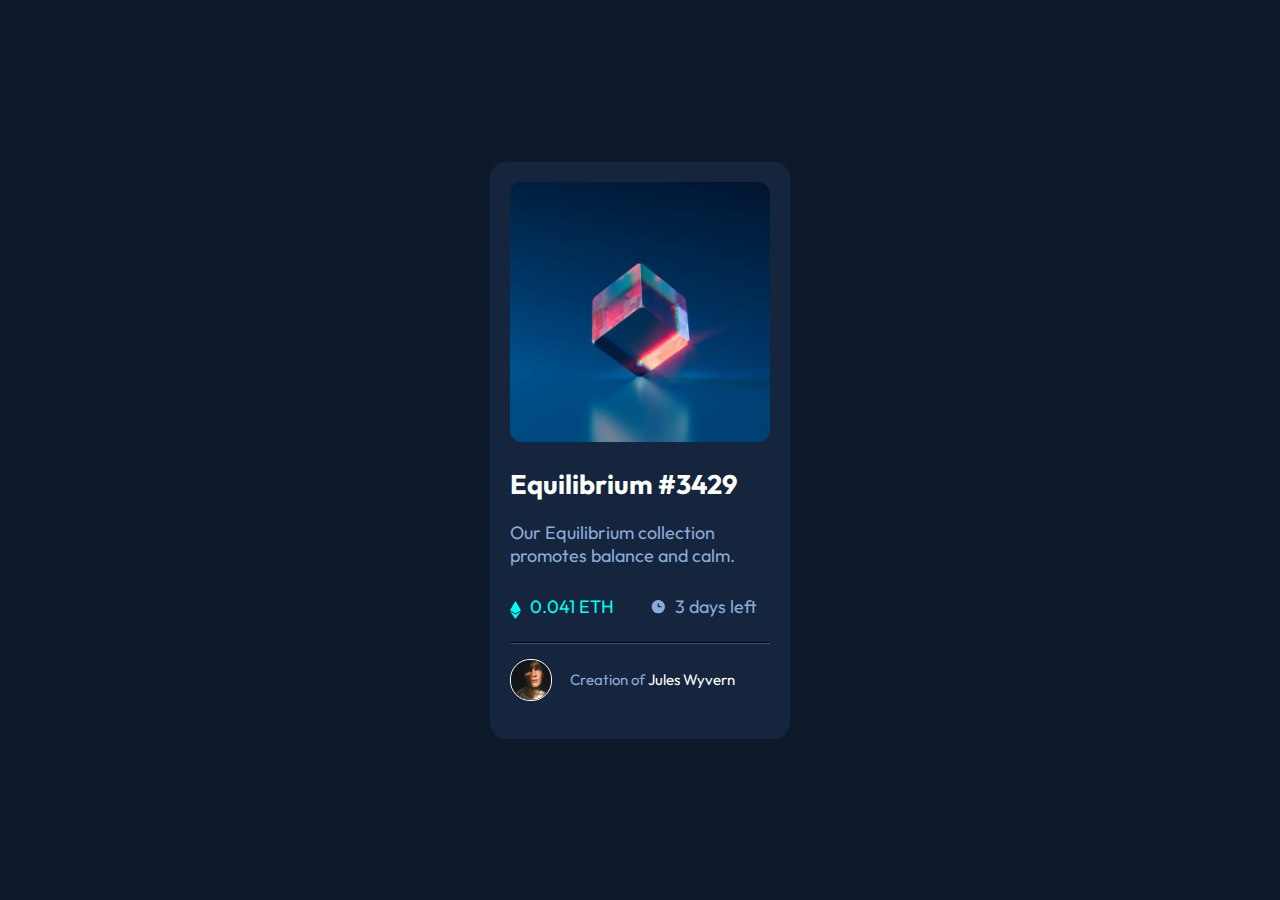
<file: nft-preview-card-component-main/index.html>
<!DOCTYPE html>
<html lang="en">
<head>
  <meta charset="UTF-8">
  <meta name="viewport" content="width=device-width, initial-scale=1.0"> <!-- displays site properly based on user's device -->

  <link rel="icon" type="image/png" sizes="32x32" href="./images/favicon-32x32.png">
  
  <title>Frontend Mentor | NFT preview card component</title>
<link rel="stylesheet" href="style.css">
  
</head>
<body>
 <div class="container">
  <div class="card">
    <img class="Equilibrium" src="images/image-equilibrium.jpg" alt="Equilibrium image">
    <h2>Equilibrium #3429</h2>
    <p class="p1">Our Equilibrium collection promotes balance and calm.</p>
    <div class="ec">
      <div class="ethereum">
        <img class="ethereum-img" src="images/icon-ethereum.svg" alt="icon-ethereum">
        <p class="p2">0.041 ETH</p>
      </div>
        <div class="clock">
          <img class="clock-img" src="images/icon-clock.svg" alt="icon-clock">
          <p class="p3">3 days left</p>
        </div>
    </div>
    
      <hr>
      <div class="avater">
        <img class="avater-img" src="images/image-avatar.png" alt="">
        <p class="p4"> <span>Creation of</span> Jules Wyvern</p>
      </div>
  </div>
 </div>
</body>
</html>
</file>
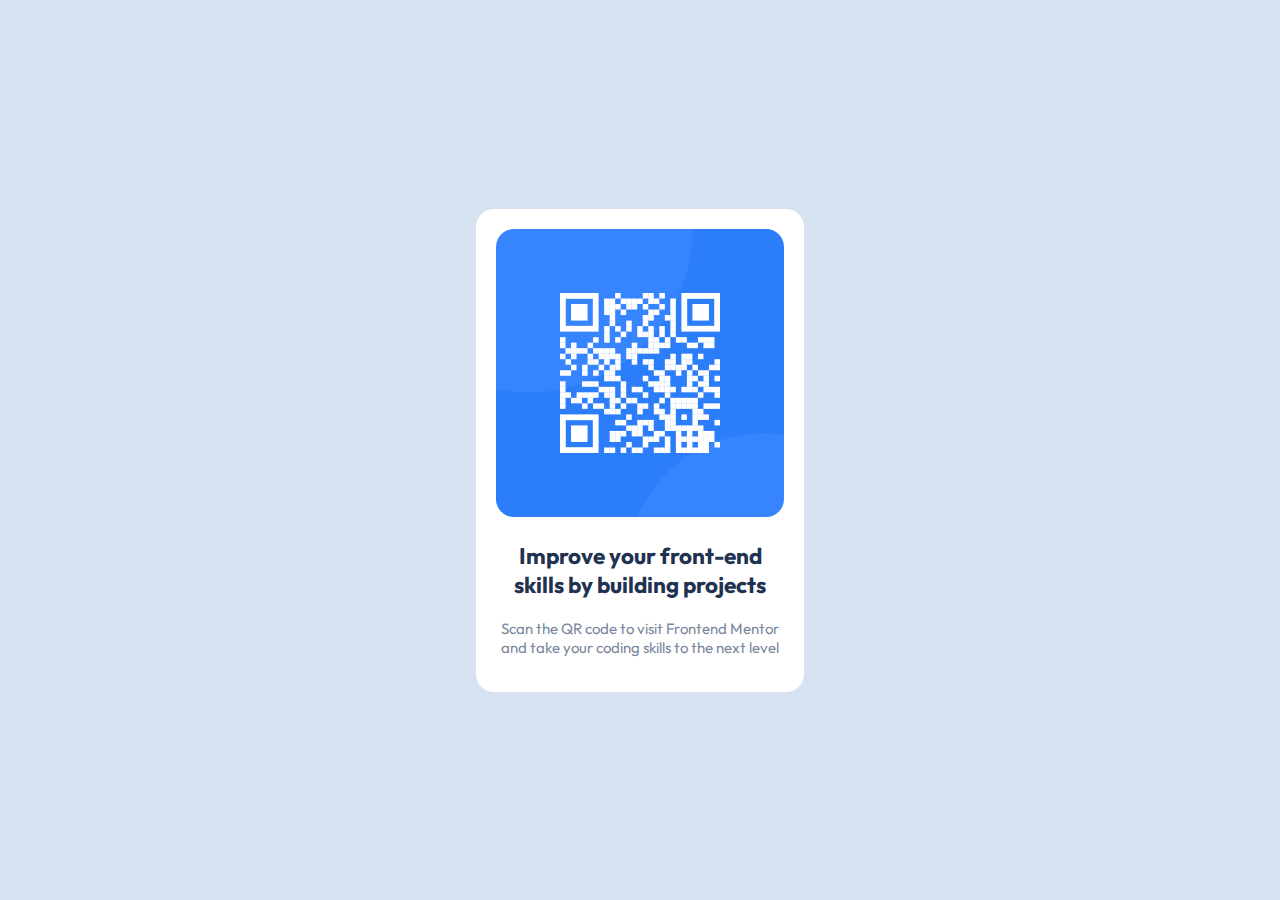
<file: qr-code-component-main/index.html>
<!DOCTYPE html>
<html lang="en">
<head>
  <meta charset="UTF-8">
  <meta name="viewport" content="width=device-width, initial-scale=1.0"> <!-- displays site properly based on user's device -->

  <link rel="icon" type="image/png" sizes="32x32" href="./images/favicon-32x32.png">
  
  <title>Frontend Mentor | QR code component</title>
  <link rel="stylesheet" href="style.css">

</head>
<body>
  <div class="container">
    <div class="card">
      <img src="images/image-qr-code.png" alt="image-qr-code">
      <div class="text">
        <h2>
          Improve your front-end skills by building projects</h2>
       <p>Scan the QR code to visit Frontend Mentor and take your coding skills to the next level</p> 
      </div>
    </div>
  </div>
  
</body>
</html>
</file>
<file: nft-preview-card-component-main/style.css>
@import url('https://fonts.googleapis.com/css2?family=Outfit:wght@300;400;600&display=swap');
*{
    margin: 0;
    padding: 0;
}
body {
    font-family: 'Outfit', sans-serif;
    font-size: 18px;
    min-height: 100vh;
    display: flex;
    align-items: center;
    background-color: hsl(217, 54%, 11%);

}
h2{
    color: hsl(0, 0%, 100%);
    padding: 20px 0;
}
span{
    color: hsl(215, 51%, 70%);
}
hr{
    border-color: hsl(216, 50%, 16%);
    margin: 10px auto 0;
    position: relative;
    bottom: 15px;
}
.p1{
    color: hsl(215, 51%, 70%);
}
.container{
    max-width: 300px;
    margin: 100px auto;
}
.card{
    background-color: hsl(216, 50%, 16%);
    padding: 20px;
    border-radius: 16px;
}
.Equilibrium{
    width: 100%;
    border-radius: 12px;
}
.ethereum-img{
    float: left;
    padding-top: 6px;
}
.p2{
    margin: 20px;
    color: hsl(178, 100%, 50%);
}
.clock-img{
    float: left;
    padding-top: 3px;
}
.p3{
    margin: 25px;
    color: hsl(215, 51%, 70%);
}
.ethereum{
    position: relative;
    width: 130px;
    top: 28px;
}
.clock{
    width: 132px;
    position: relative;
    left: 140px;
    bottom: 20px;
}
.avater-img{
    width: 40px;
    height: 40px;
    margin-top: 20px ;
    border: solid 1px;
    border-color: white;
    border-radius: 20px;
}
.p4{
    position: relative;
    bottom: 36px;
    margin-left: 60px;
    color: hsl(0, 0%, 100%);
    font-size: 15px;
    width: 200px;
}
.ec{
    height: 60px;
    position: relative;
    bottom: 20px;
}
.avater{
    height: 60px;
    position: relative;
    bottom: 20px;
}
</file>
<file: qr-code-component-main/style.css>
@import url('https://fonts.googleapis.com/css2?family=Outfit:wght@400;800&display=swap');
*{
    margin: 0;
    padding: 0;
}
body {
    font-family: 'Outfit', sans-serif;
    background-color: hsl(212, 45%, 89%);
    min-height: 100vh;
    display: flex;
    align-items: center;
    font-size: 15px;
}
h2 {
    color: hsl(218, 44%, 22%);
    padding: 20px 10px;
}
p {
    color: hsl(220, 15%, 55%);
    padding-bottom: 15px;
}
.container {
    max-width: 360px;
    margin: 0 auto;
}
.card {
    background-color: hsl(0, 0%, 100%);
    padding: 20px;
    border-radius: 18px;
    text-align: center;
    margin: 0 1rem;
}
.card img {
    width: 100%;
    border-radius: 18px;
}
</file>
